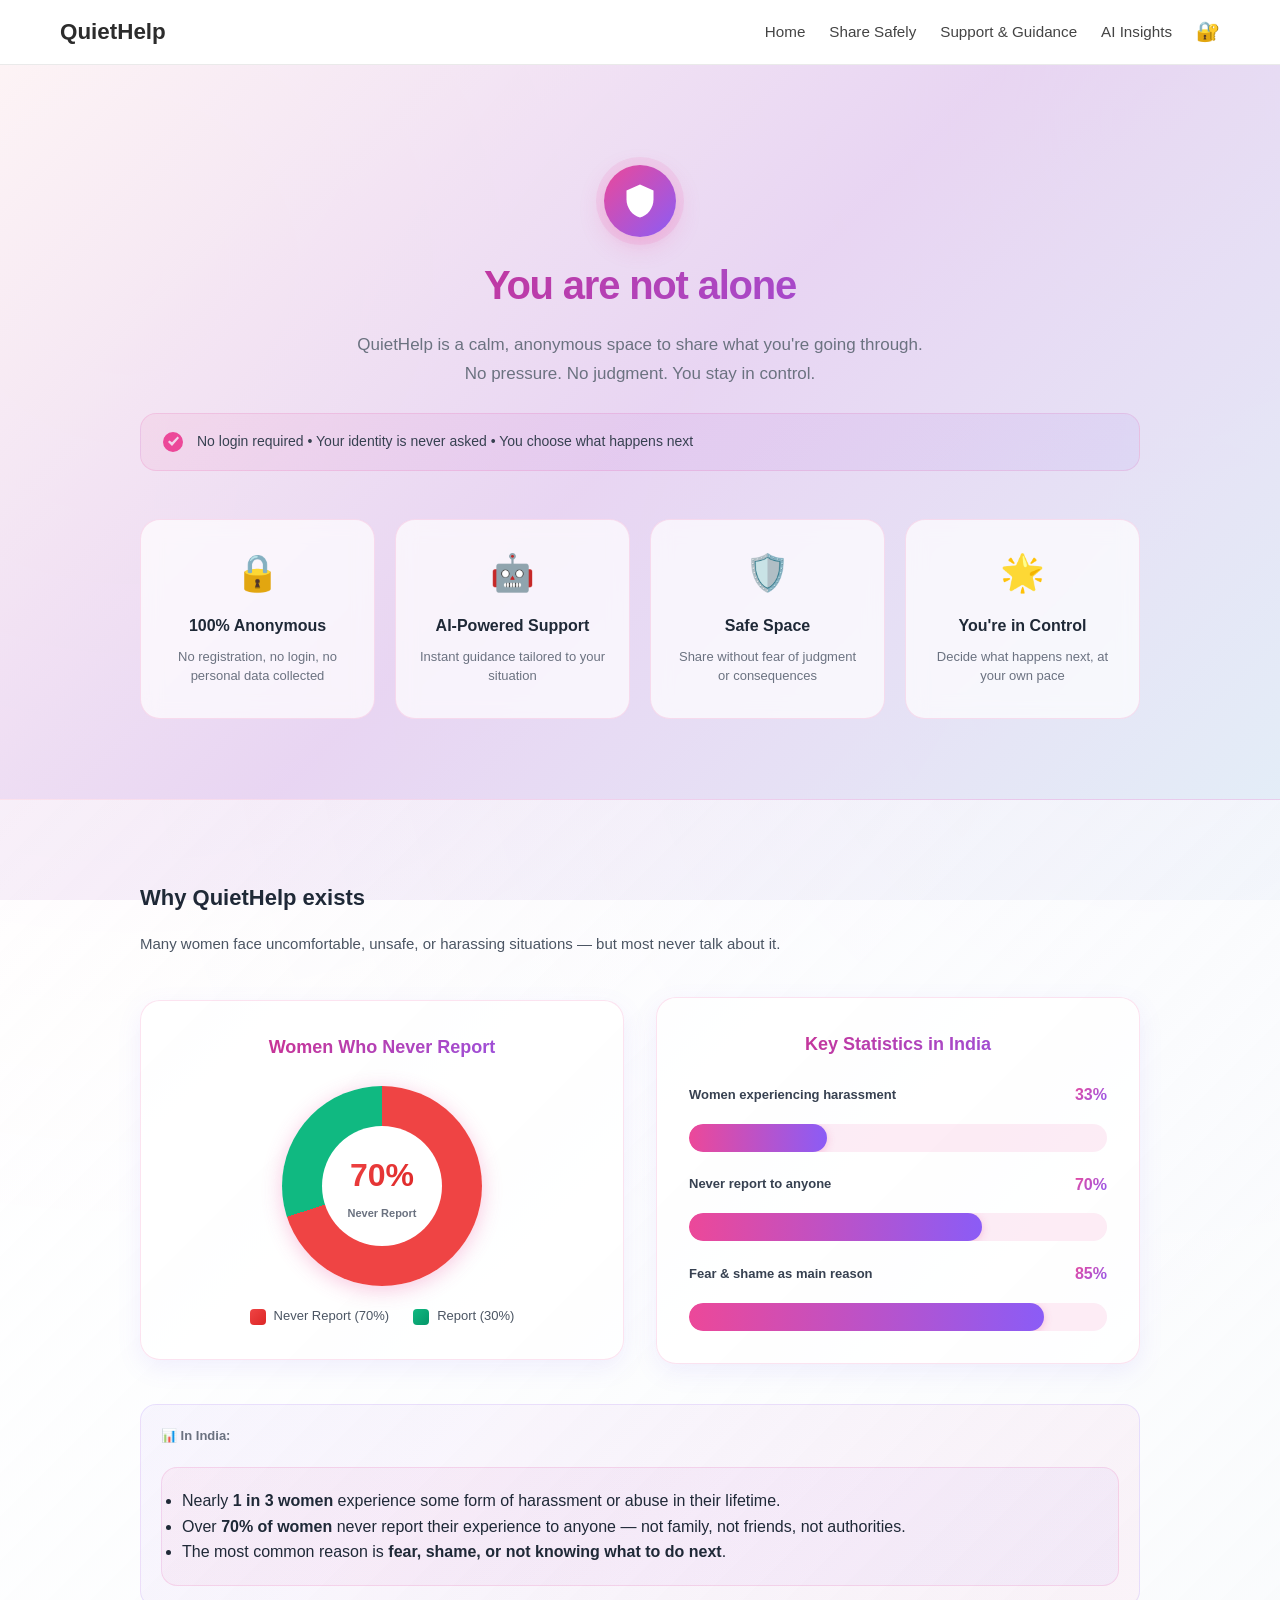
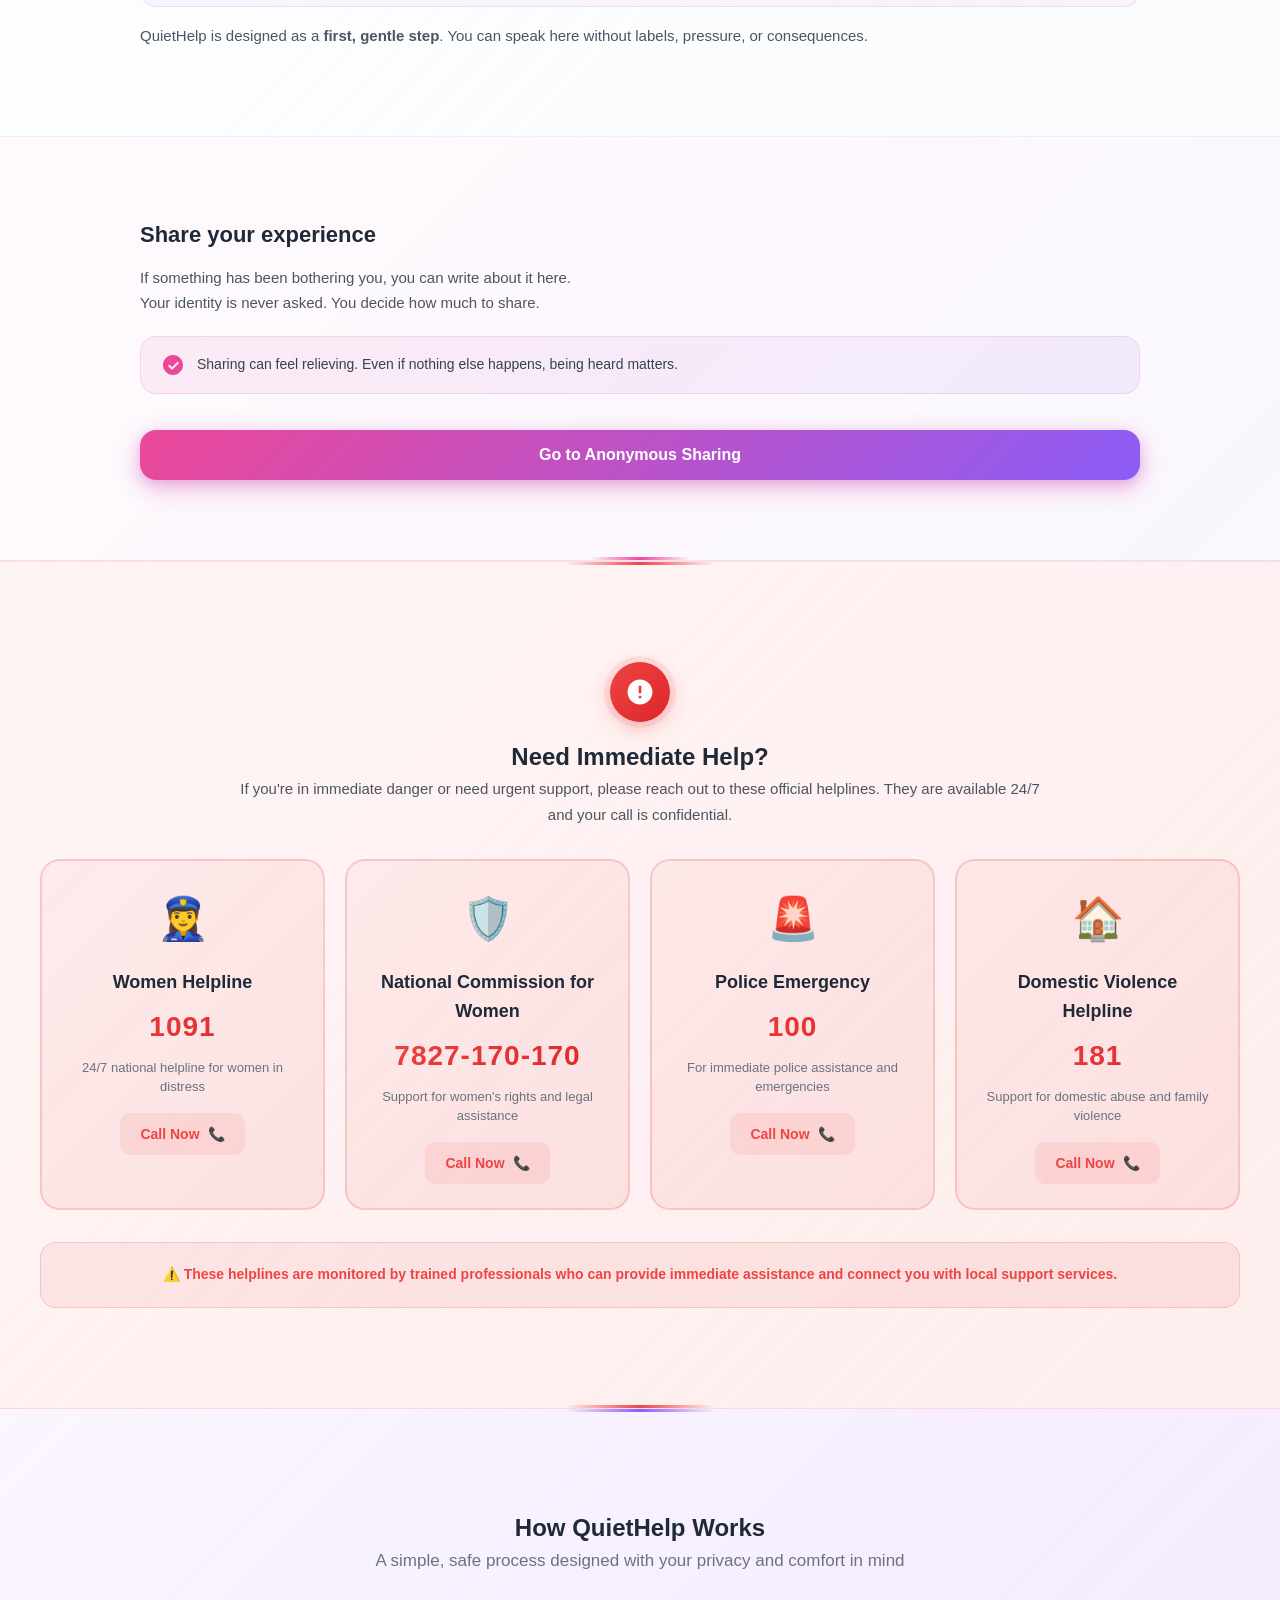
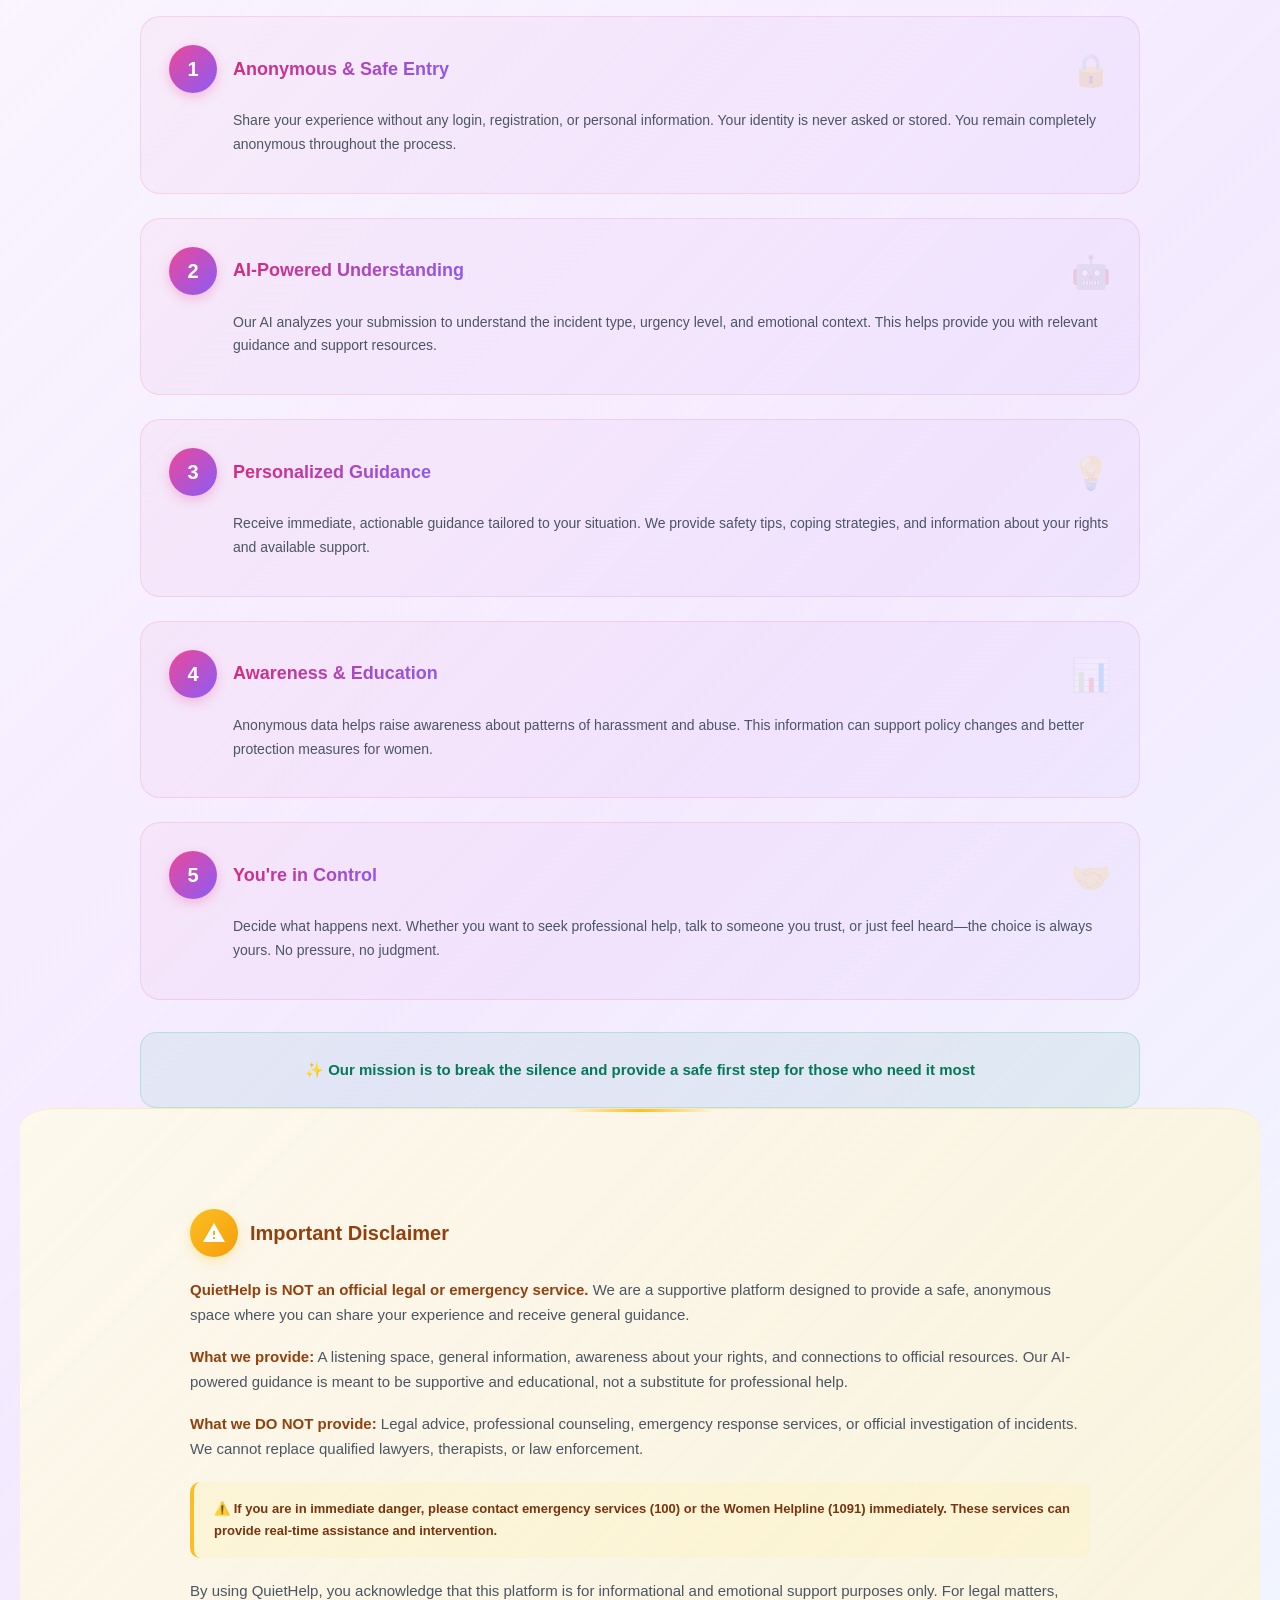
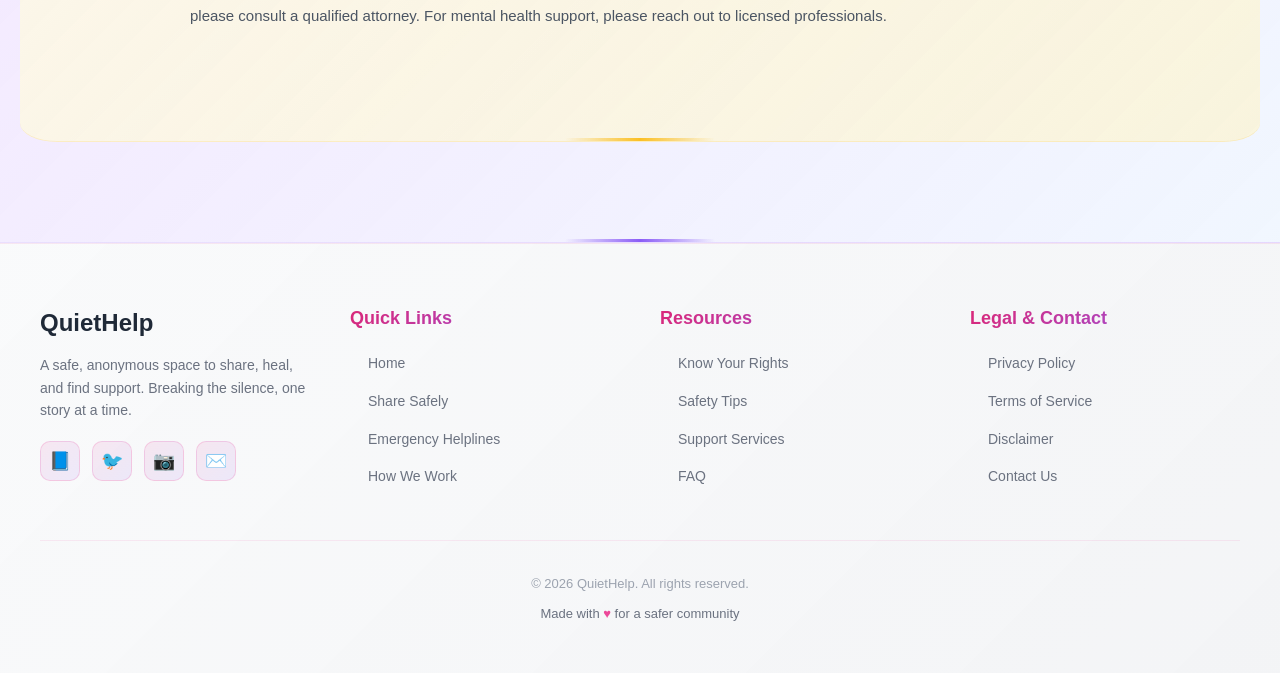
<file: quiethelp-frontend/public/index.html>
<!DOCTYPE html>
<html lang="en">
<head>
  <meta charset="UTF-8">
  <meta name="viewport" content="width=device-width, initial-scale=1.0">
  <title>QuietHelp - Anonymous Support</title>
   <link rel="stylesheet" href="css\style.css">
  
</head>
<body>
  <!-- NAVBAR -->
  <nav class="navbar-container">
    <div class="navbar-wrapper">
      <!-- Logo / Brand -->
      <div class="navbar-logo">
        QuietHelp
      </div>

      <!-- Hamburger (Mobile) -->
      <div class="navbar-hamburger" id="hamburger">
        <span class="navbar-bar"></span>
        <span class="navbar-bar"></span>
        <span class="navbar-bar"></span>
      </div>

      <!-- Navigation Links -->
      <ul class="navbar-menu" id="navMenu">
        <li class="navbar-item">
          <a href="index.html" class="navbar-link">Home</a>
        </li>

        <li class="navbar-item">
          <a href="report.html" class="navbar-link">Share Safely</a>
        </li>

        <li class="navbar-item">
          <a href="support.html" class="navbar-link">Support & Guidance</a>
        </li>

        <li class="navbar-item">
          <a href="ai-analysis.html" class="navbar-link">AI Insights</a>
        </li>

        <!-- Authority Login Icon -->
        <li class="navbar-item">
          <a href="authority-login.html" class="navbar-icon-link" title="Authority Login">🔐</a>
        </li>
      </ul>
    </div>
  </nav>

  <!-- Hero Section -->
  <section id="heroSection" class="section-fullwidth">
    <div class="section-content-wrapper">
      <div class="page-header">
        <div class="header-shield-icon">
          <svg viewBox="0 0 24 24" xmlns="http://www.w3.org/2000/svg">
            <path d="M12 1L3 5v6c0 5.55 3.84 10.74 9 12 5.16-1.26 9-6.45 9-12V5l-9-4z"/>
          </svg>
        </div>

        <h1>You are not alone</h1>

        <p class="page-subtitle">
          QuietHelp is a calm, anonymous space to share what you're going through.
          <br />
          No pressure. No judgment. You stay in control.
        </p>

        <div class="info-trust-badge">
          <svg viewBox="0 0 24 24">
            <path d="M12 2a10 10 0 100 20 10 10 0 000-20zm-1 14l-4-4 1.4-1.4L11 12.2l5.6-5.6L18 8l-7 8z"/>
          </svg>
          <p>
            No login required • Your identity is never asked • You choose what happens next
          </p>
        </div>
      </div>

      <!-- Hero Features Grid -->
      <div class="hero-features-grid">
        <div class="hero-feature-card">
          <div class="hero-feature-icon">🔒</div>
          <div class="hero-feature-title">100% Anonymous</div>
          <p class="hero-feature-description">No registration, no login, no personal data collected</p>
        </div>

        <div class="hero-feature-card">
          <div class="hero-feature-icon">🤖</div>
          <div class="hero-feature-title">AI-Powered Support</div>
          <p class="hero-feature-description">Instant guidance tailored to your situation</p>
        </div>

        <div class="hero-feature-card">
          <div class="hero-feature-icon">🛡️</div>
          <div class="hero-feature-title">Safe Space</div>
          <p class="hero-feature-description">Share without fear of judgment or consequences</p>
        </div>

        <div class="hero-feature-card">
          <div class="hero-feature-icon">🌟</div>
          <div class="hero-feature-title">You're in Control</div>
          <p class="hero-feature-description">Decide what happens next, at your own pace</p>
        </div>
      </div>
    </div>
  </section>

  <!-- Information Section -->
  <section id="informationSection" class="section-fullwidth">
    <div class="section-content-wrapper">
      <h2 style="font-size:22px; margin-bottom:16px;">Why QuietHelp exists</h2>

      <p>
        Many women face uncomfortable, unsafe, or harassing situations —
        but most never talk about it.
      </p>

      <!-- Statistics Visualization -->
      <div class="stats-container">
        <!-- Pie Chart -->
        <div class="stats-chart-wrapper">
          <div class="stats-chart-title">Women Who Never Report</div>
          <div class="pie-chart">
            <div class="pie-chart-center">
              <div class="pie-chart-percentage">70%</div>
              <div class="pie-chart-label">Never Report</div>
            </div>
          </div>
          <div class="chart-legend">
            <div class="legend-item">
              <div class="legend-color red"></div>
              <span>Never Report (70%)</span>
            </div>
            <div class="legend-item">
              <div class="legend-color green"></div>
              <span>Report (30%)</span>
            </div>
          </div>
        </div>

        <!-- Bar Chart -->
        <div class="stats-chart-wrapper">
  <div class="stats-chart-title">Key Statistics in India</div>
  <div class="bar-chart">
    <div class="bar-item">
      <div class="bar-label">
        <span>Women experiencing harassment</span>
        <span class="bar-percentage">33%</span>
      </div>
      <div class="bar-track">
        <div class="bar-fill" data-percent="33"></div>
      </div>
    </div>

    <div class="bar-item">
      <div class="bar-label">
        <span>Never report to anyone</span>
        <span class="bar-percentage">70%</span>
      </div>
      <div class="bar-track">
        <div class="bar-fill" data-percent="70"></div>
      </div>
    </div>

    <div class="bar-item">
      <div class="bar-label">
        <span>Fear & shame as main reason</span>
        <span class="bar-percentage">85%</span>
      </div>
      <div class="bar-track">
        <div class="bar-fill" data-percent="85"></div>
      </div>
    </div>
  </div>
</div>
      </div>

      <div class="info-support-section" style="margin-top: 40px;">
        <p><strong>📊 In India:</strong></p>
        <div class="section-highlight-box">
          <ul>
            <li>
              Nearly <strong>1 in 3 women</strong> experience some form of harassment or abuse in their lifetime.
            </li>
            <li>
              Over <strong>70% of women</strong> never report their experience to anyone — not family, not friends, not authorities.
            </li>
            <li>
              The most common reason is <strong>fear, shame, or not knowing what to do next</strong>.
            </li>
          </ul>
        </div>
      </div>

      <p style="margin-top:16px;">
        QuietHelp is designed as a <strong>first, gentle step</strong>.
        You can speak here without labels, pressure, or consequences.
      </p>
    </div>
  </section>

  <!-- Report Section -->
  <section id="reportSection" class="section-fullwidth">
    <div class="section-content-wrapper">
      <h2 style="font-size:22px; margin-bottom:12px;">
        Share your experience
      </h2>

      <p>
        If something has been bothering you, you can write about it here.
        <br />
        Your identity is never asked. You decide how much to share.
      </p>

      <div class="info-trust-badge" style="margin-top:20px;">
        <svg viewBox="0 0 24 24">
          <path d="M12 2C6.5 2 2 6.5 2 12s4.5 10 10 10
          10-4.5 10-10S17.5 2 12 2zm-1 15l-4-4 1.4-1.4L11 14.2l5.6-5.6L18 10l-7 7z"/>
        </svg>
        <p>
          Sharing can feel relieving. Even if nothing else happens, being heard matters.
        </p>
      </div>

      <button class="primary-button" onclick="window.location.href='report.html'">
        Go to Anonymous Sharing
      </button>
    </div>
  </section>

  <!-- Output Container (for analysis results) -->
  <div id="outputContainer" class="output-container"></div>

  <!-- Emergency Links Section -->
  <section id="emergencyLinksSection" class="emergency-links-section">
    <div class="emergency-header">
      <div class="emergency-icon">
        <svg viewBox="0 0 24 24" xmlns="http://www.w3.org/2000/svg">
          <path d="M12 2C6.48 2 2 6.48 2 12s4.48 10 10 10 10-4.48 10-10S17.52 2 12 2zm1 15h-2v-2h2v2zm0-4h-2V7h2v6z"/>
        </svg>
      </div>
      <h2>Need Immediate Help?</h2>
      <p class="emergency-intro">
        If you're in immediate danger or need urgent support, please reach out to these official helplines. 
        They are available 24/7 and your call is confidential.
      </p>
    </div>

    <div class="helpline-cards-grid">
      <!-- Women Helpline -->
      <div class="helpline-card" onclick="window.location.href='tel:1091'">
        <div class="helpline-card-icon">👮‍♀️</div>
        <div class="helpline-card-title">Women Helpline</div>
        <div class="helpline-card-number">1091</div>
        <p class="helpline-card-description">
          24/7 national helpline for women in distress
        </p>
        <div class="helpline-card-action">
          Call Now
          <span>📞</span>
        </div>
      </div>

      <!-- Women's Commission -->
      <div class="helpline-card" onclick="window.location.href='tel:7827170170'">
        <div class="helpline-card-icon">🛡️</div>
        <div class="helpline-card-title">National Commission for Women</div>
        <div class="helpline-card-number">7827-170-170</div>
        <p class="helpline-card-description">
          Support for women's rights and legal assistance
        </p>
        <div class="helpline-card-action">
          Call Now
          <span>📞</span>
        </div>
      </div>

      <!-- Police Emergency -->
      <div class="helpline-card" onclick="window.location.href='tel:100'">
        <div class="helpline-card-icon">🚨</div>
        <div class="helpline-card-title">Police Emergency</div>
        <div class="helpline-card-number">100</div>
        <p class="helpline-card-description">
          For immediate police assistance and emergencies
        </p>
        <div class="helpline-card-action">
          Call Now
          <span>📞</span>
        </div>
      </div>

      <!-- Domestic Violence Helpline -->
      <div class="helpline-card" onclick="window.location.href='tel:181'">
        <div class="helpline-card-icon">🏠</div>
        <div class="helpline-card-title">Domestic Violence Helpline</div>
        <div class="helpline-card-number">181</div>
        <p class="helpline-card-description">
          Support for domestic abuse and family violence
        </p>
        <div class="helpline-card-action">
          Call Now
          <span>📞</span>
        </div>
      </div>
    </div>

    <div class="emergency-footer-note">
      <p>
        ⚠️ These helplines are monitored by trained professionals who can provide immediate assistance and connect you with local support services.
      </p>
    </div>
  </section>

  <!-- How We Work Section -->
  <section id="howWeWorkSection" class="how-we-work-section">
    <div class="work-process-header">
      <h2>How QuietHelp Works</h2>
      <p class="page-subtitle">
        A simple, safe process designed with your privacy and comfort in mind
      </p>
    </div>

    <div class="work-process-grid">
      <!-- Step 1 -->
      <div class="work-process-step">
        <div class="work-step-icon">🔒</div>
        <div class="work-step-header">
          <div class="work-step-number">1</div>
          <div class="work-step-title">Anonymous & Safe Entry</div>
        </div>
        <p class="work-step-description">
          Share your experience without any login, registration, or personal information. 
          Your identity is never asked or stored. You remain completely anonymous throughout the process.
        </p>
      </div>

      <!-- Step 2 -->
      <div class="work-process-step">
        <div class="work-step-icon">🤖</div>
        <div class="work-step-header">
          <div class="work-step-number">2</div>
          <div class="work-step-title">AI-Powered Understanding</div>
        </div>
        <p class="work-step-description">
          Our AI analyzes your submission to understand the incident type, urgency level, and emotional context. 
          This helps provide you with relevant guidance and support resources.
        </p>
      </div>

      <!-- Step 3 -->
      <div class="work-process-step">
        <div class="work-step-icon">💡</div>
        <div class="work-step-header">
          <div class="work-step-number">3</div>
          <div class="work-step-title">Personalized Guidance</div>
        </div>
        <p class="work-step-description">
          Receive immediate, actionable guidance tailored to your situation. 
          We provide safety tips, coping strategies, and information about your rights and available support.
        </p>
      </div>

      <!-- Step 4 -->
      <div class="work-process-step">
        <div class="work-step-icon">📊</div>
        <div class="work-step-header">
          <div class="work-step-number">4</div>
          <div class="work-step-title">Awareness & Education</div>
        </div>
        <p class="work-step-description">
          Anonymous data helps raise awareness about patterns of harassment and abuse. 
          This information can support policy changes and better protection measures for women.
        </p>
      </div>

      <!-- Step 5 -->
      <div class="work-process-step">
        <div class="work-step-icon">🤝</div>
        <div class="work-step-header">
          <div class="work-step-number">5</div>
          <div class="work-step-title">You're in Control</div>
        </div>
        <p class="work-step-description">
          Decide what happens next. Whether you want to seek professional help, talk to someone you trust, 
          or just feel heard—the choice is always yours. No pressure, no judgment.
        </p>
      </div>
    </div>

    <div class="work-highlight-banner">
      <p>
        ✨ Our mission is to break the silence and provide a safe first step for those who need it most
      </p>
    </div>
  </div>

  <!-- Disclaimer Section -->
  <section id="disclaimerSection" class="disclaimer-section">
    <div class="disclaimer-content-wrapper">
      <div class="disclaimer-header">
        <div class="disclaimer-icon">
          <svg viewBox="0 0 24 24" xmlns="http://www.w3.org/2000/svg">
            <path d="M1 21h22L12 2 1 21zm12-3h-2v-2h2v2zm0-4h-2v-4h2v4z"/>
          </svg>
        </div>
        <div class="disclaimer-title">Important Disclaimer</div>
      </div>

      <div class="disclaimer-content">
        <p style="margin-bottom: 16px;">
          <strong>QuietHelp is NOT an official legal or emergency service.</strong> We are a supportive platform designed to provide 
          a safe, anonymous space where you can share your experience and receive general guidance.
        </p>

        <p style="margin-bottom: 16px;">
          <strong>What we provide:</strong> A listening space, general information, awareness about your rights, 
          and connections to official resources. Our AI-powered guidance is meant to be supportive and educational, 
          not a substitute for professional help.
        </p>

        <p style="margin-bottom: 16px;">
          <strong>What we DO NOT provide:</strong> Legal advice, professional counseling, emergency response services, 
          or official investigation of incidents. We cannot replace qualified lawyers, therapists, or law enforcement.
        </p>
      </div>

      <div class="disclaimer-important-box">
        <p>
          ⚠️ <strong>If you are in immediate danger, please contact emergency services (100) or the Women Helpline (1091) immediately.</strong> 
          These services can provide real-time assistance and intervention.
        </p>
      </div>

      <div class="disclaimer-content" style="margin-top: 20px;">
        <p style="margin-bottom: 0;">
          By using QuietHelp, you acknowledge that this platform is for informational and emotional support purposes only. 
          For legal matters, please consult a qualified attorney. For mental health support, please reach out to licensed professionals.
        </p>
      </div>
    </div>
  </section>
</section>
  <!-- Footer -->
  <footer class="site-footer">
    <div class="footer-container">
      <div class="footer-grid">
        <!-- Brand Section -->
        <div>
          <div class="footer-brand">QuietHelp</div>
          <p class="footer-tagline">
            A safe, anonymous space to share, heal, and find support. 
            Breaking the silence, one story at a time.
          </p>
          <div class="footer-social-links">
            <a href="#" class="footer-social-link" title="Facebook">📘</a>
            <a href="#" class="footer-social-link" title="Twitter">🐦</a>
            <a href="#" class="footer-social-link" title="Instagram">📷</a>
            <a href="#" class="footer-social-link" title="Email">✉️</a>
          </div>
        </div>

        <!-- Quick Links -->
        <div>
          <div class="footer-section-title">Quick Links</div>
          <ul class="footer-links-list">
            <li><a href="#heroSection" class="footer-link">Home</a></li>
            <li><a href="report.html" class="footer-link">Share Safely</a></li>
            <li><a href="#emergencyLinksSection" class="footer-link">Emergency Helplines</a></li>
            <li><a href="#howWeWorkSection" class="footer-link">How We Work</a></li>
          </ul>
        </div>

        <!-- Resources -->
        <div>
          <div class="footer-section-title">Resources</div>
          <ul class="footer-links-list">
            <li><a href="support.html" class="footer-link">Know Your Rights</a></li>
            <li><a href="support.html" class="footer-link">Safety Tips</a></li>
            <li><a href="support.html" class="footer-link">Support Services</a></li>
            <li><a href="#" class="footer-link">FAQ</a></li>
          </ul>
        </div>

        <!-- Contact & Legal -->
        <div>
          <div class="footer-section-title">Legal & Contact</div>
          <ul class="footer-links-list">
            <li><a href="#" class="footer-link">Privacy Policy</a></li>
            <li><a href="#" class="footer-link">Terms of Service</a></li>
            <li><a href="#disclaimerSection" class="footer-link">Disclaimer</a></li>
            <li><a href="#" class="footer-link">Contact Us</a></li>
          </ul>
        </div>
      </div>

      <div class="footer-bottom">
        <p class="footer-copyright">
          © 2026 QuietHelp. All rights reserved.
        </p>
        <p class="footer-made-with">
          Made with <span class="footer-heart">♥</span> for a safer community
        </p>
      </div>
    </div>
  </footer>
  <script src="js\script_index.js"></script>

</body>
</html>
</file>
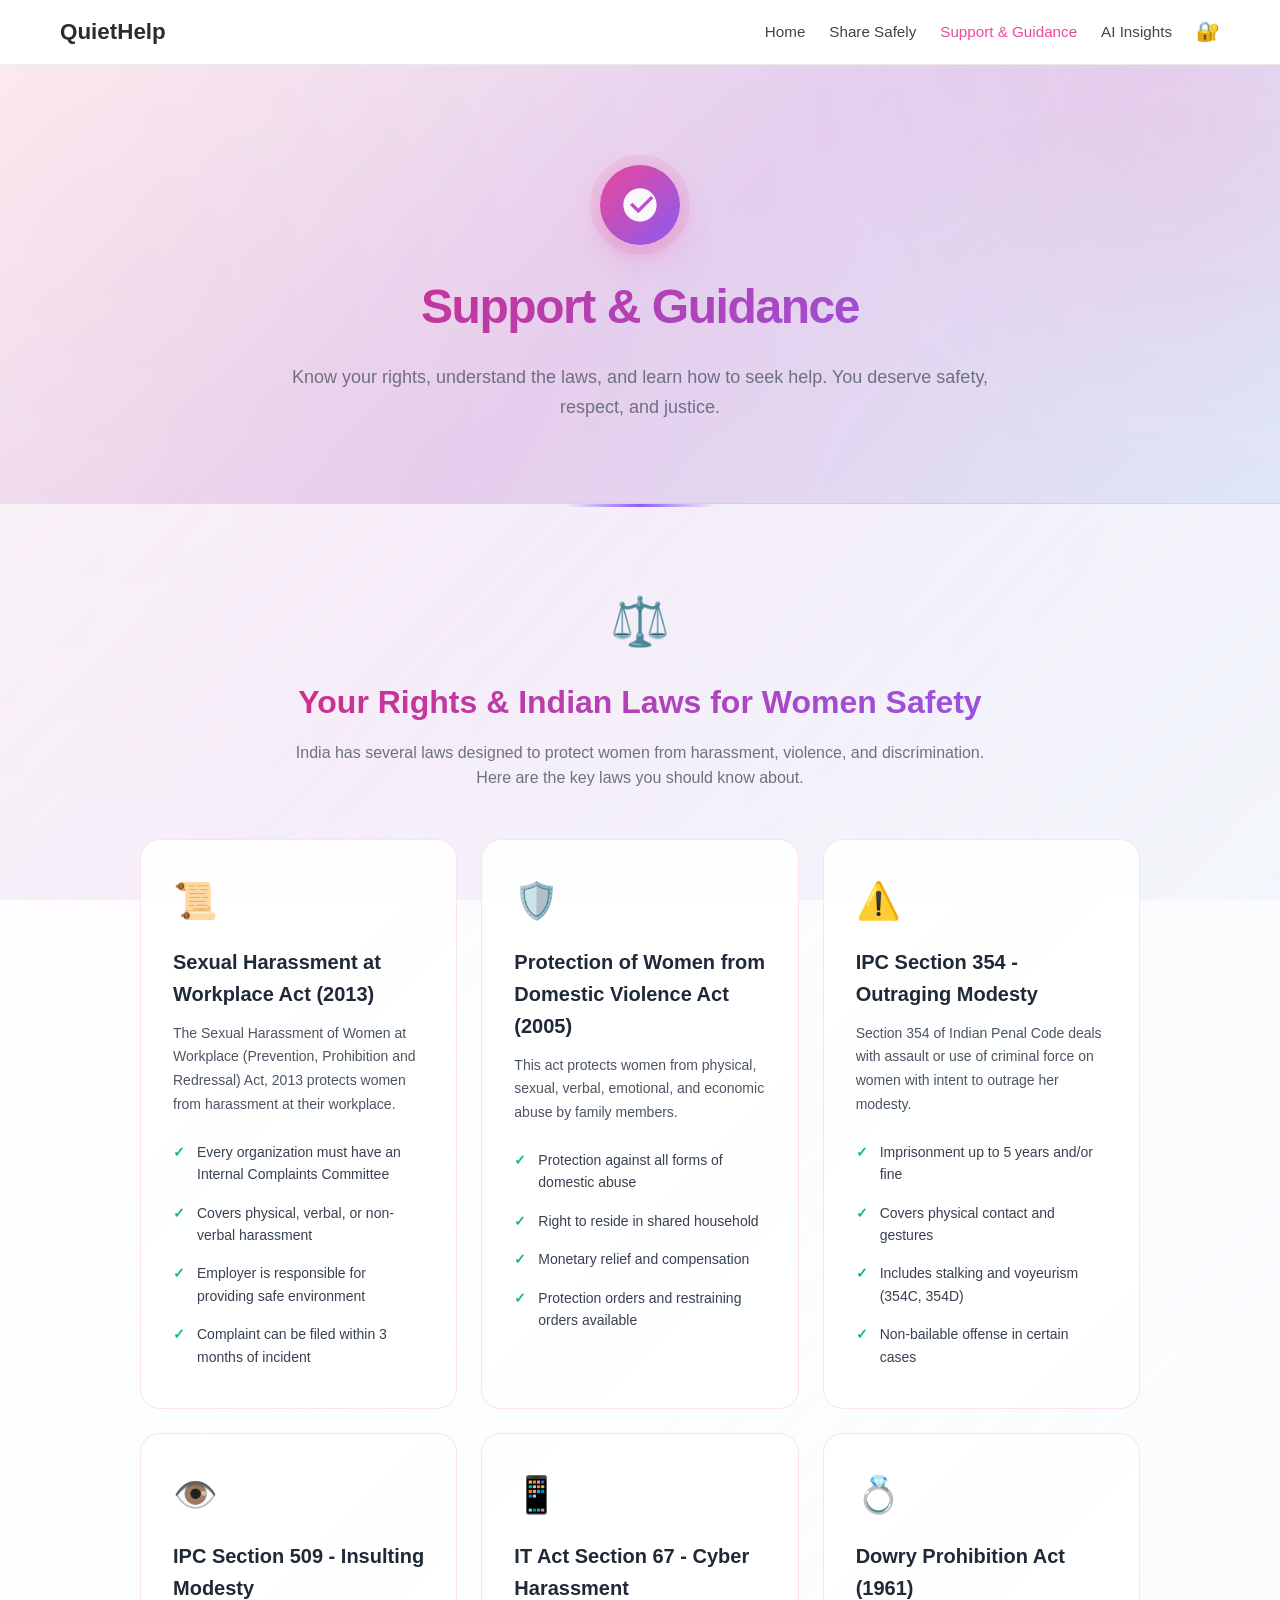
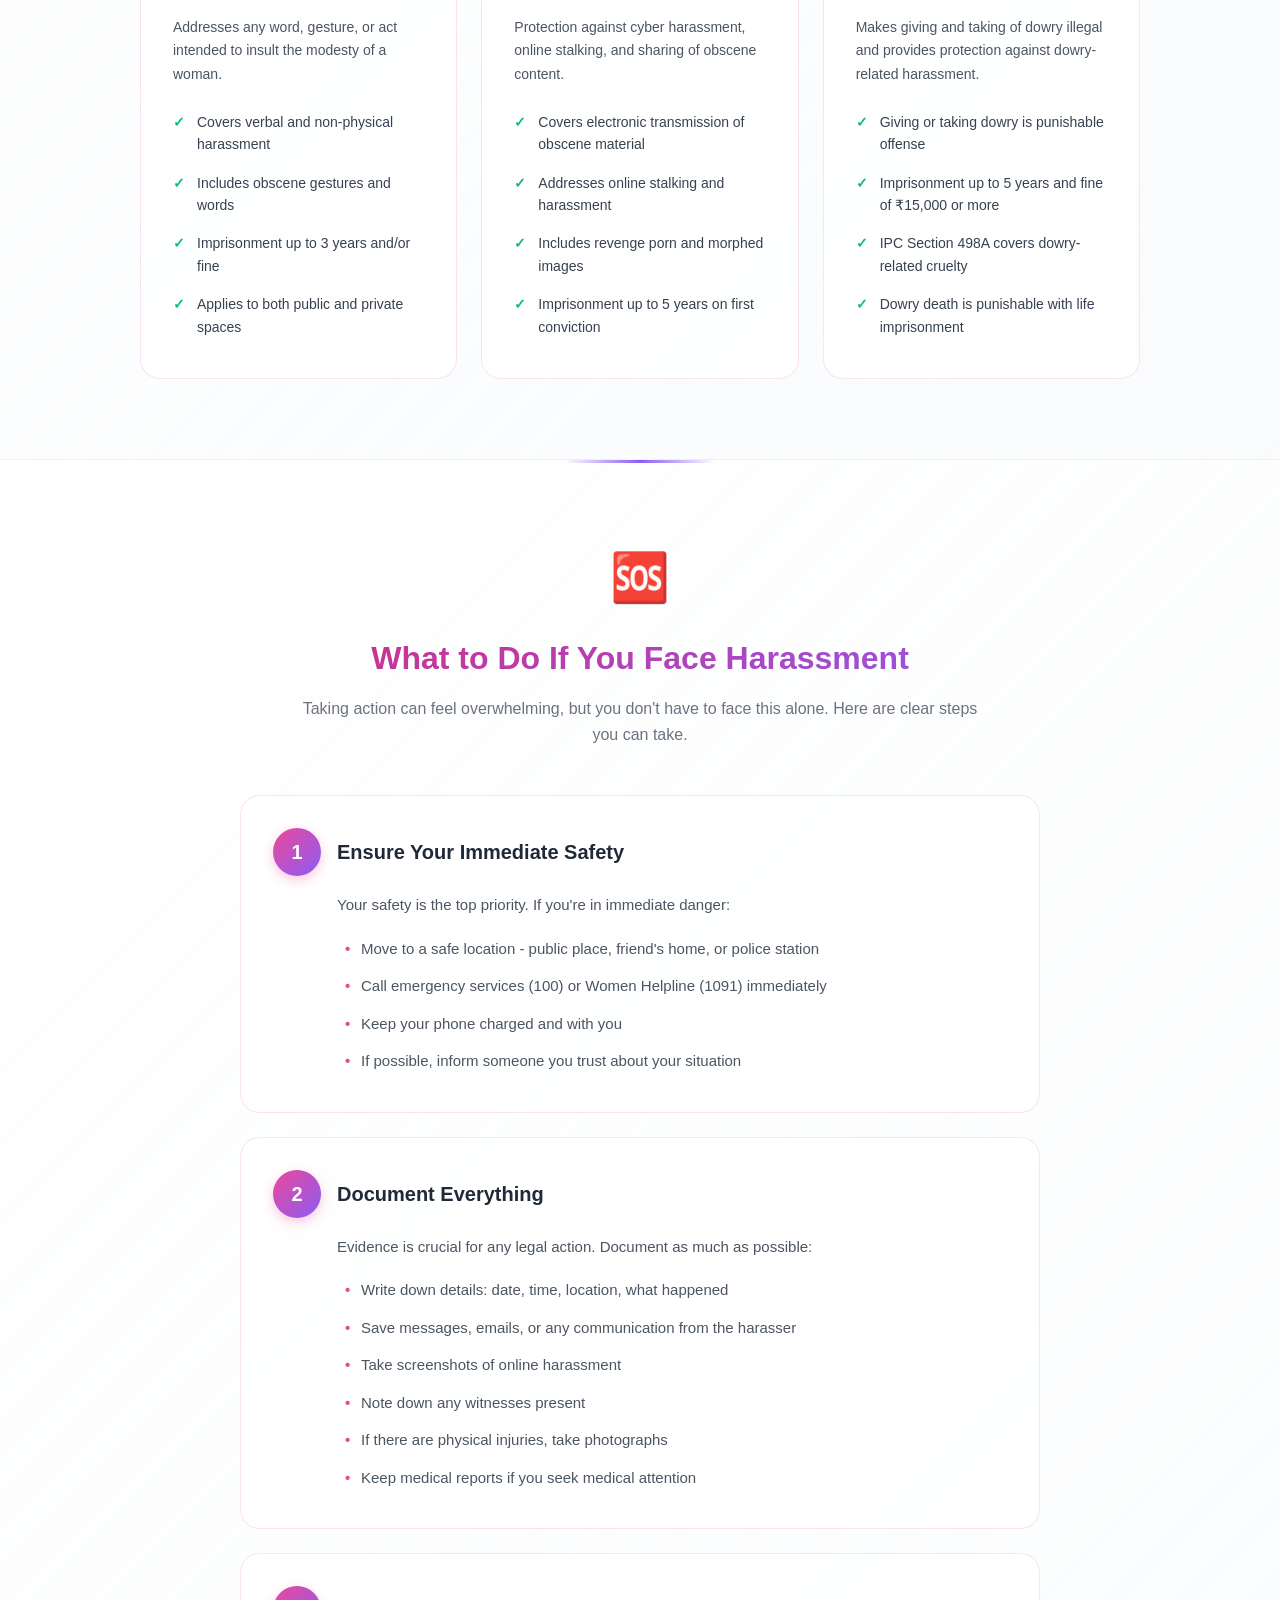
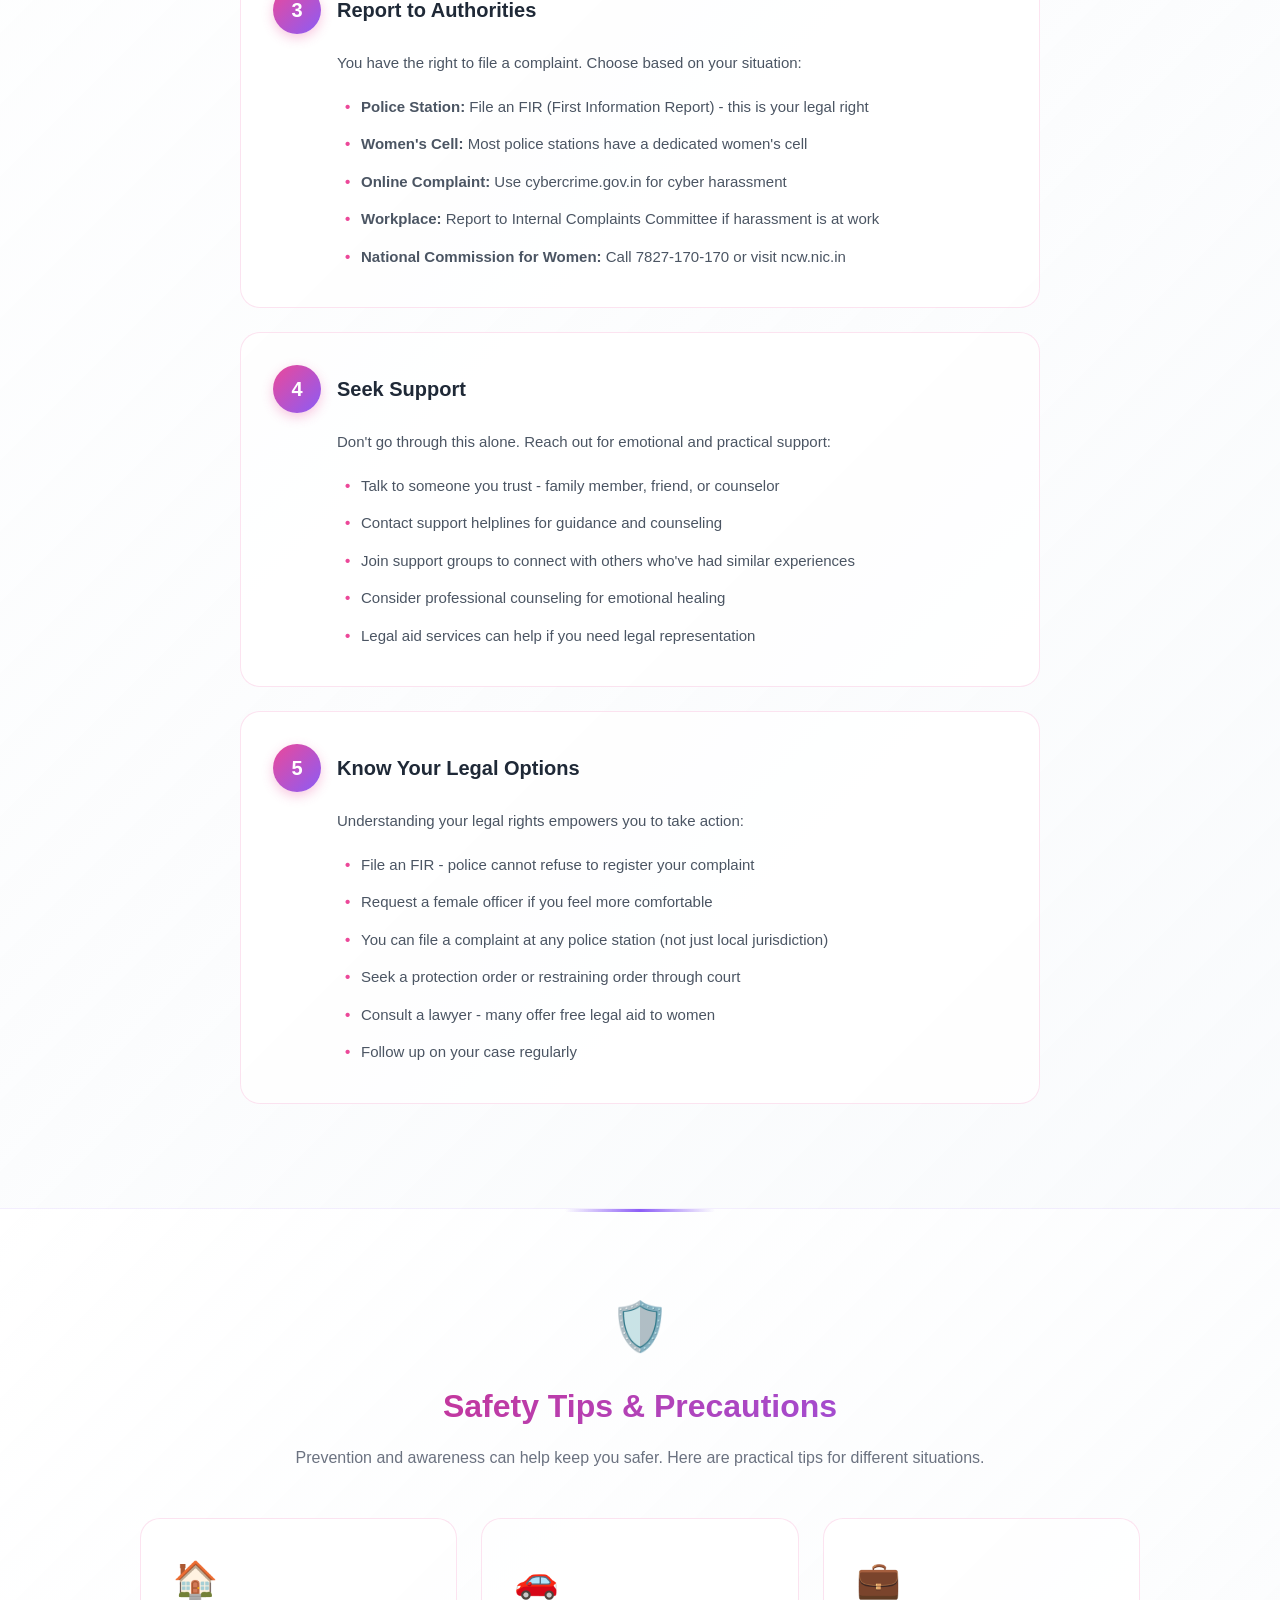
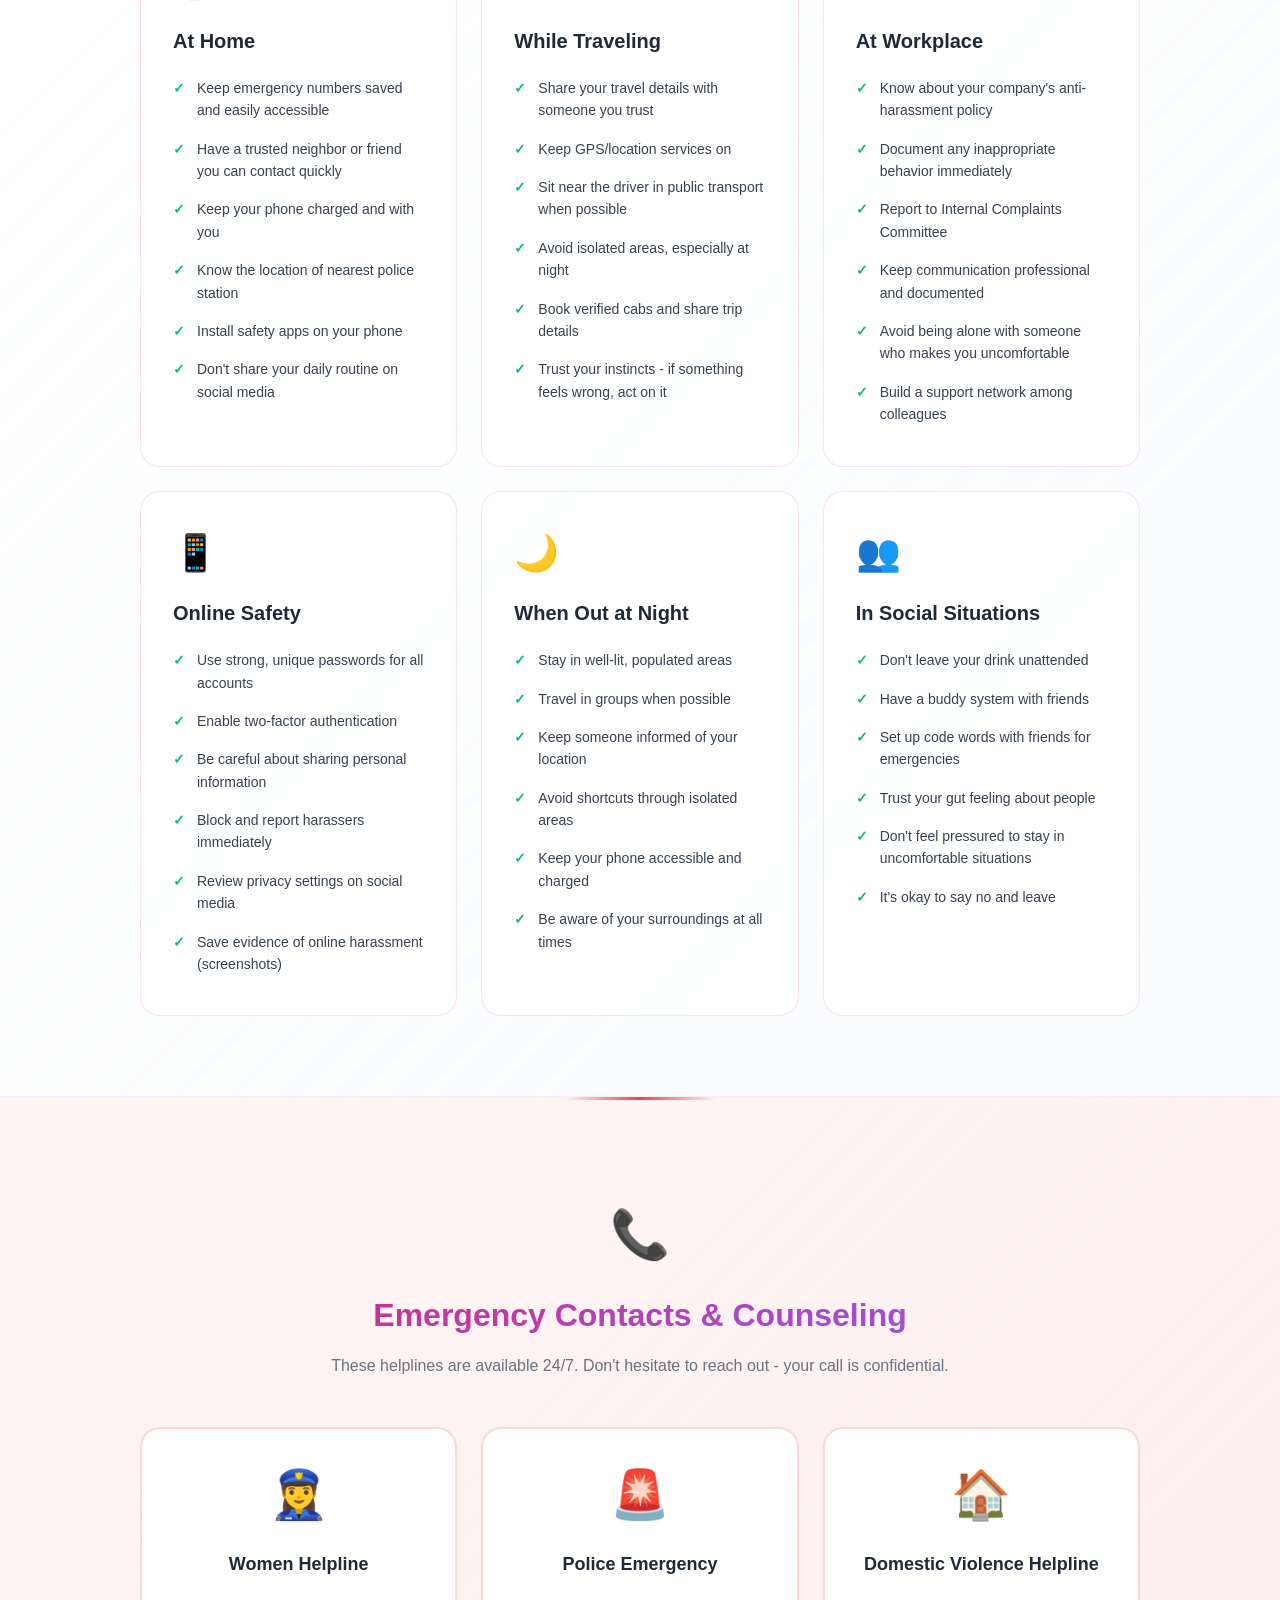
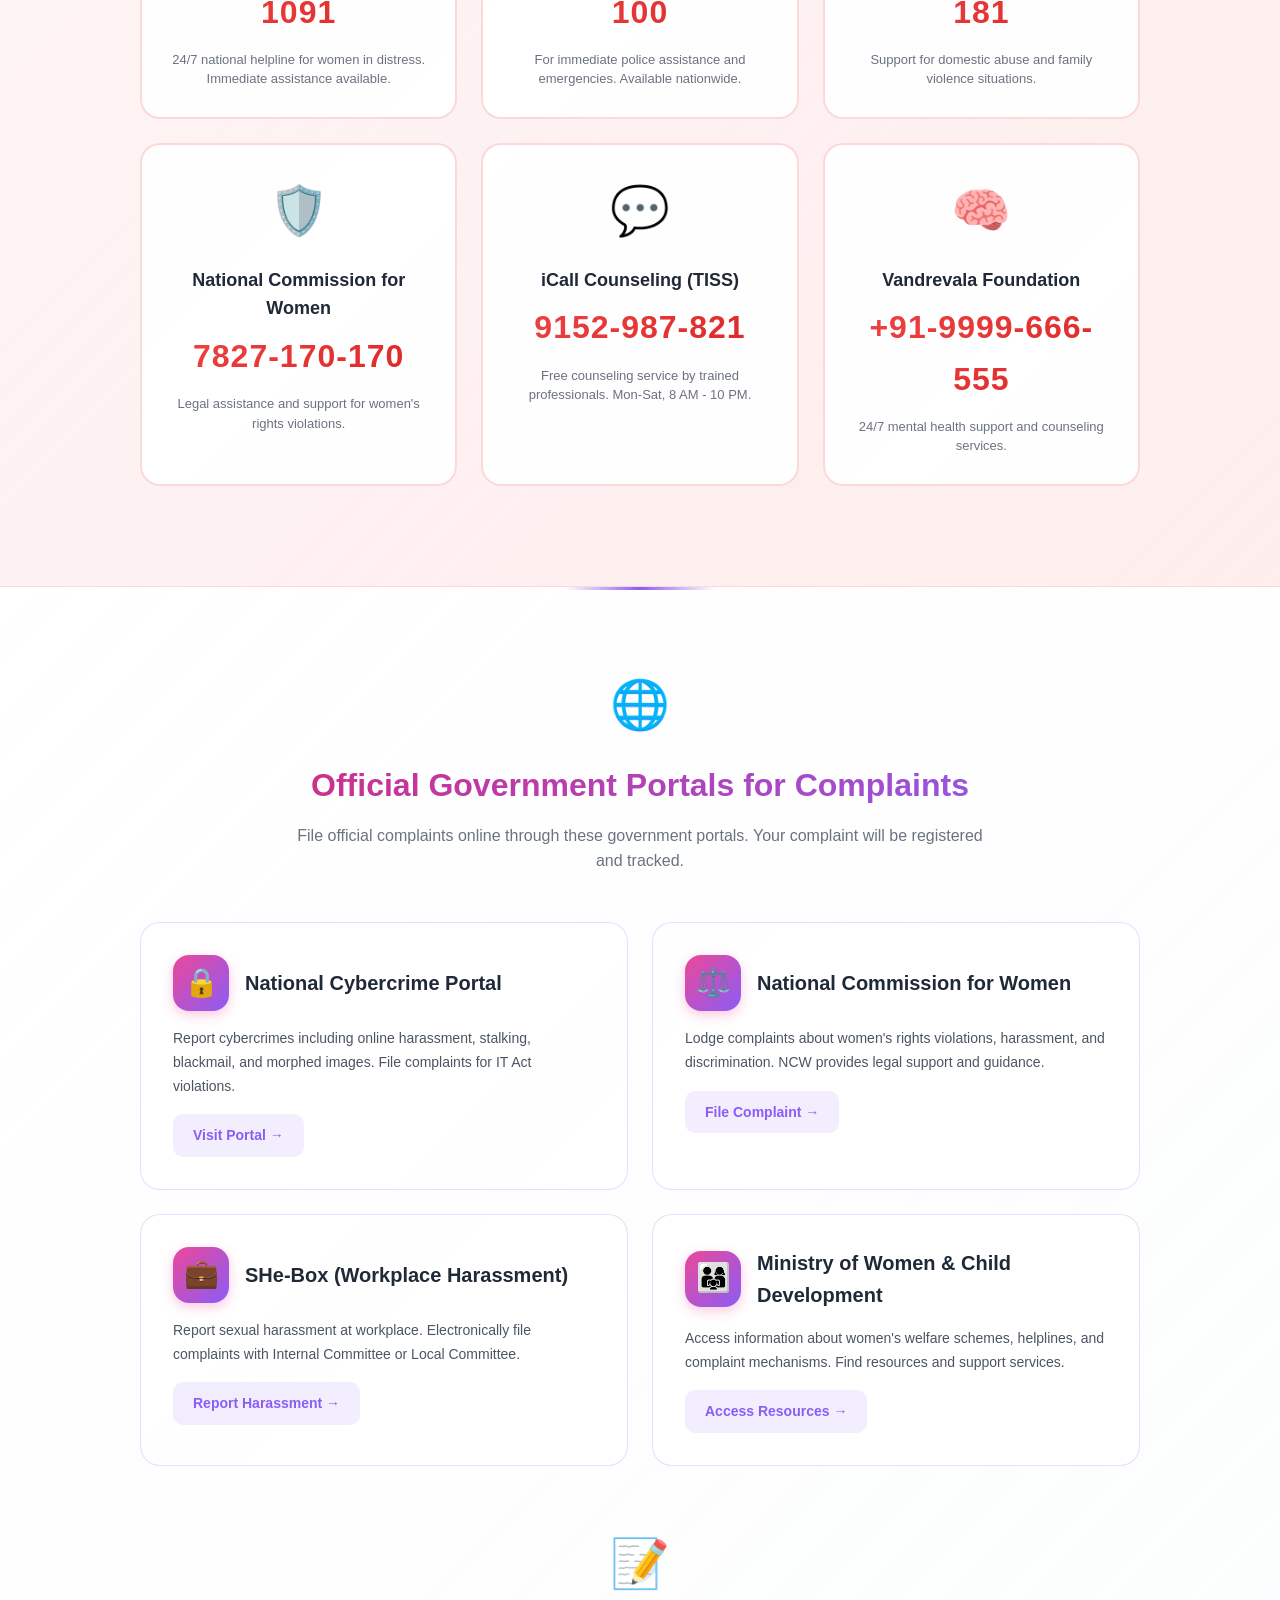
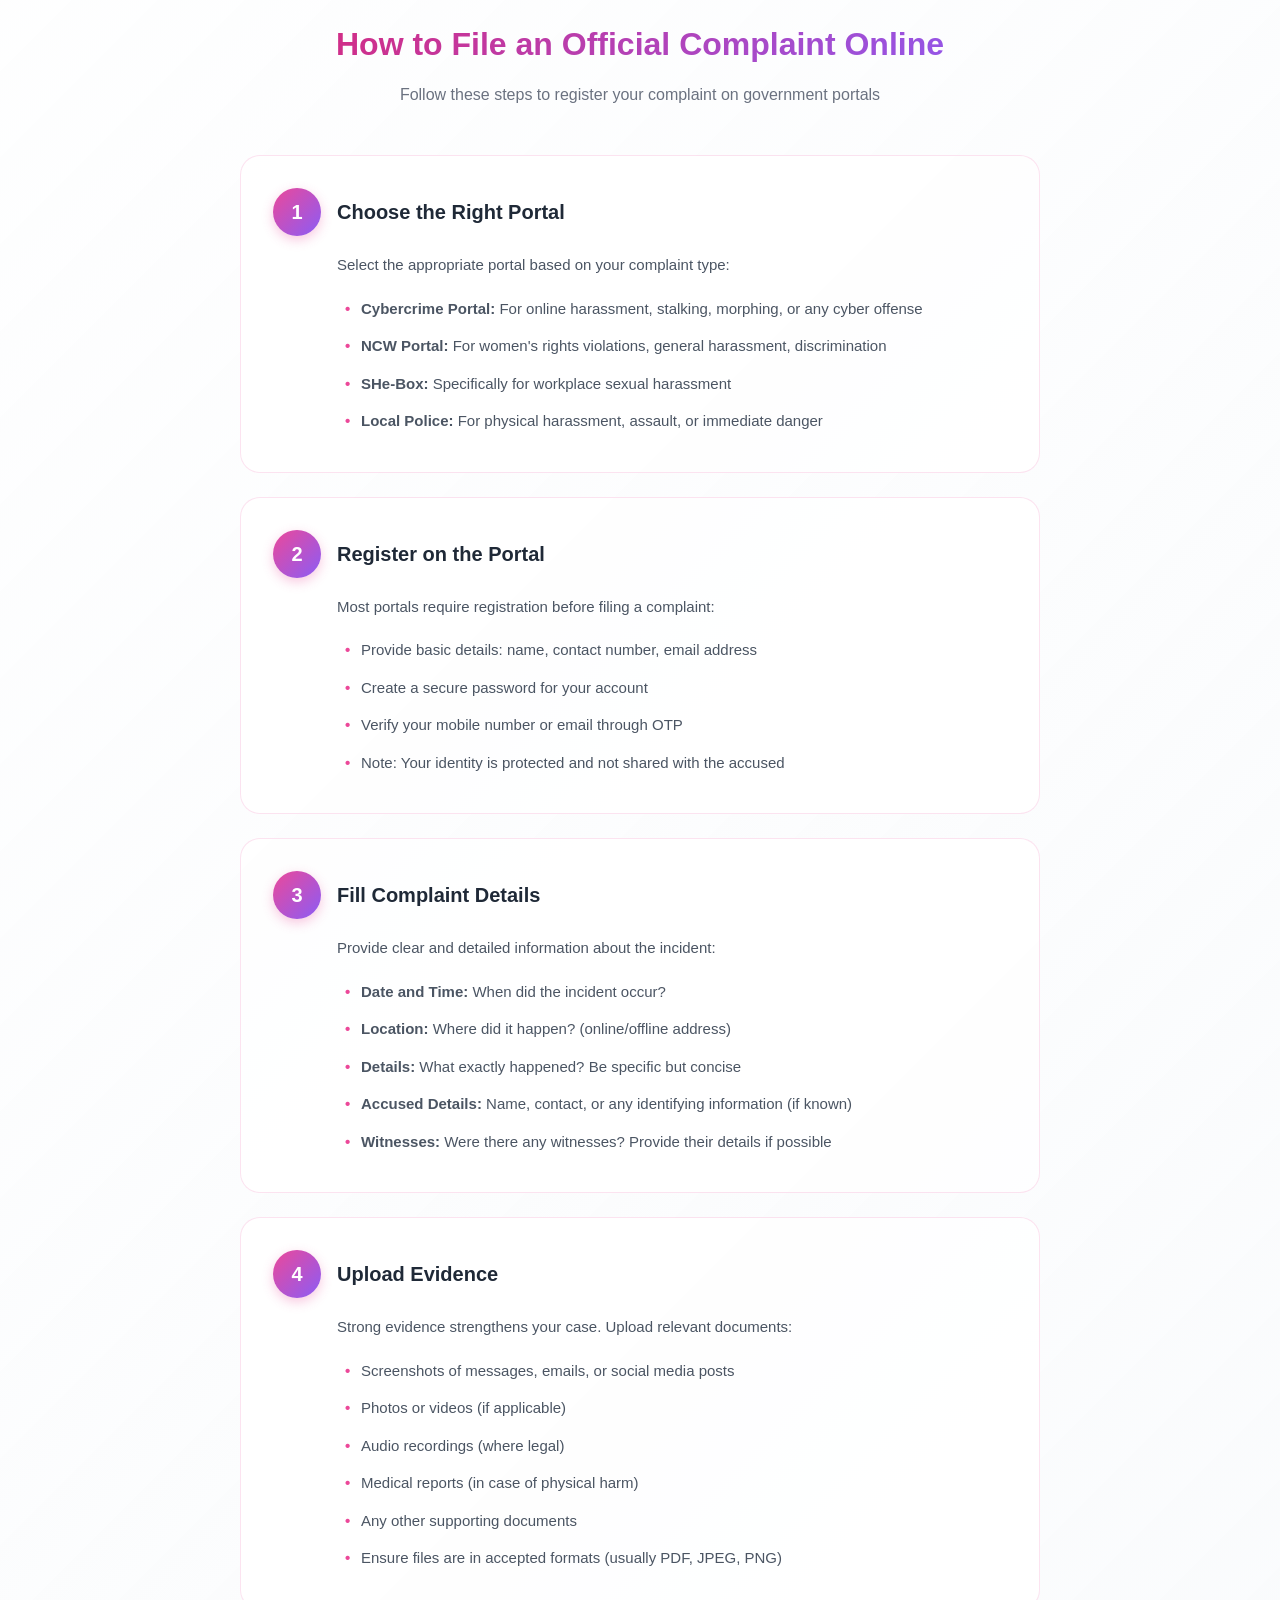
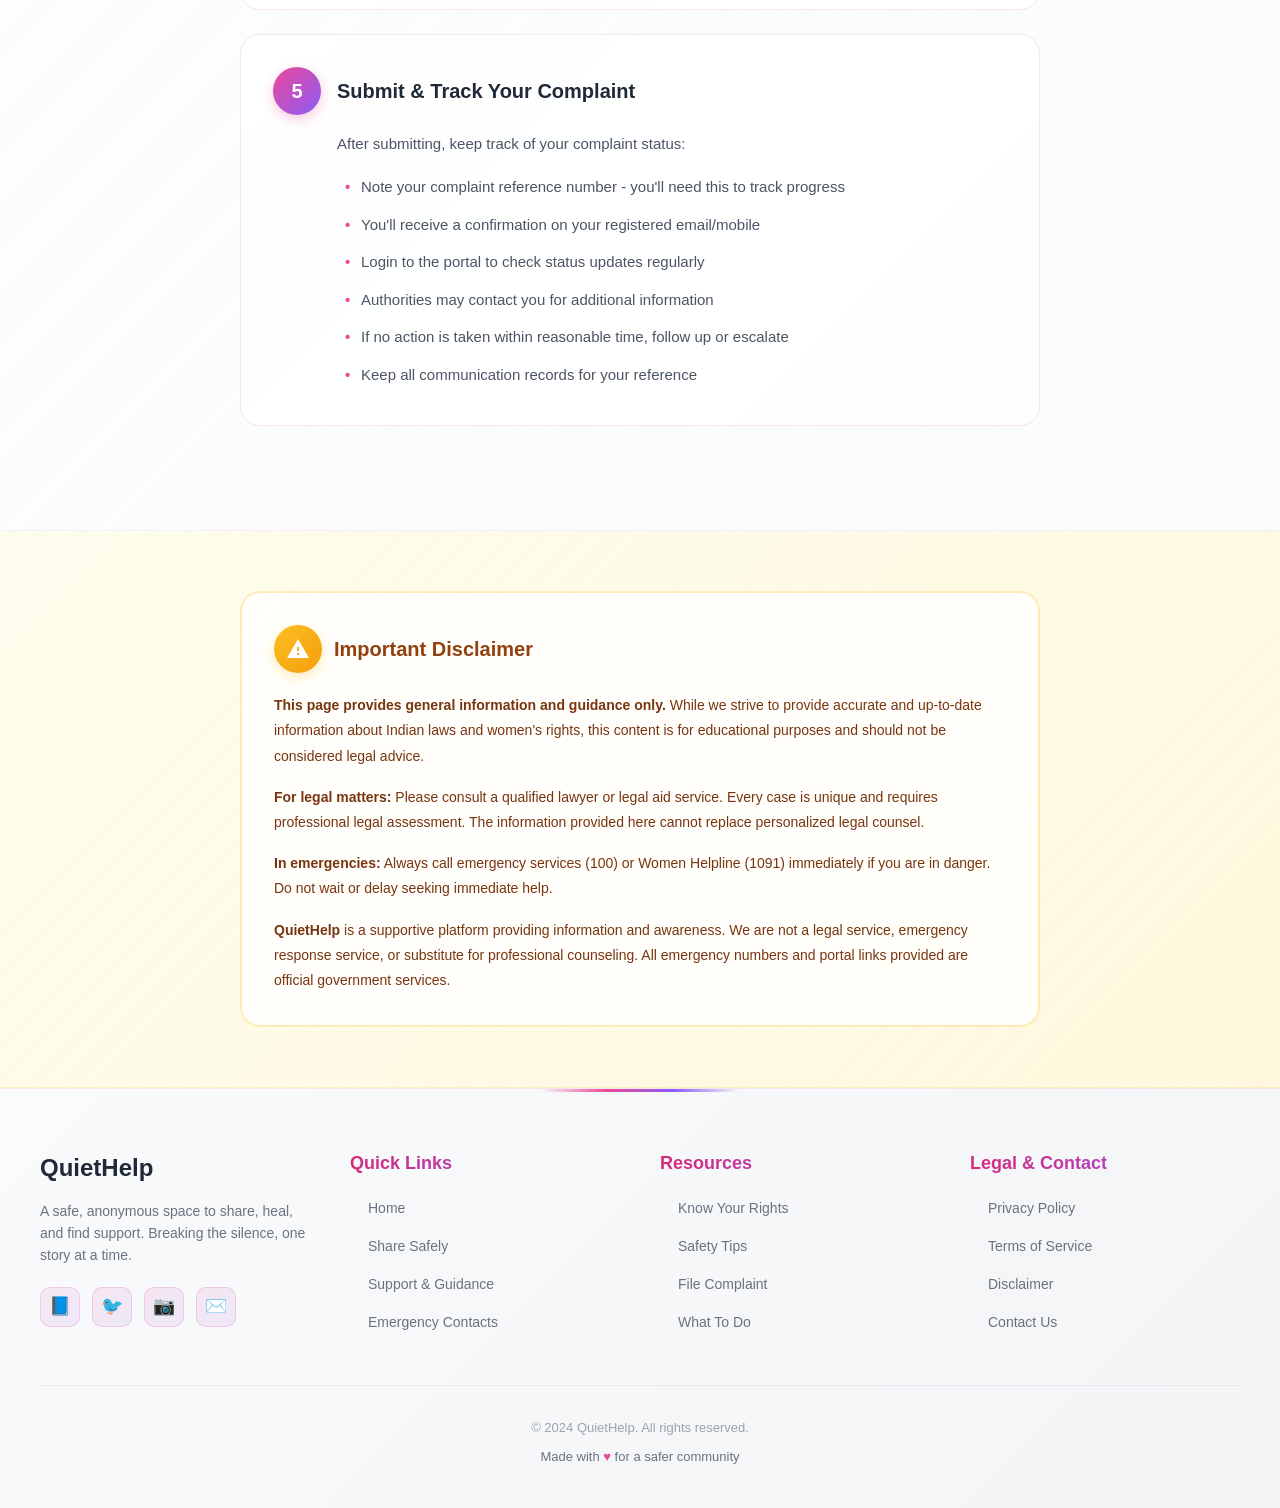
<file: quiethelp-frontend/public/support.html>
<!DOCTYPE html>
<html lang="en">
<head>
  <meta charset="UTF-8">
  <meta name="viewport" content="width=device-width, initial-scale=1.0">
  <title>Support & Guidance - QuietHelp</title>
  <link rel="stylesheet" href="css\style_support.css">
  <style>
   
  </style>
</head>
<body>
  <!-- NAVBAR -->
  <nav class="navbar-container">
    <div class="navbar-wrapper">
      <div class="navbar-logo">QuietHelp</div>

      <div class="navbar-hamburger" id="hamburger">
        <span class="navbar-bar"></span>
        <span class="navbar-bar"></span>
        <span class="navbar-bar"></span>
      </div>

      <ul class="navbar-menu" id="navMenu">
        <li class="navbar-item">
          <a href="index.html" class="navbar-link">Home</a>
        </li>
        <li class="navbar-item">
          <a href="report.html" class="navbar-link">Share Safely</a>
        </li>
        <li class="navbar-item">
          <a href="support.html" class="navbar-link active">Support & Guidance</a>
        </li>
        <li class="navbar-item">
          <a href="ai-analysis.html" class="navbar-link">AI Insights</a>
        </li>
        <li class="navbar-item">
          <a href="authority-login.html" class="navbar-icon-link" title="Authority Login">🔐</a>
        </li>
      </ul>
    </div>
  </nav>

  <!-- Page Hero -->
  <section class="page-hero">
    <div class="section-content-wrapper">
      <div class="page-hero-icon">
        <svg viewBox="0 0 24 24" xmlns="http://www.w3.org/2000/svg">
          <path d="M12 2C6.48 2 2 6.48 2 12s4.48 10 10 10 10-4.48 10-10S17.52 2 12 2zm-1 15l-5-5 1.41-1.41L11 14.17l7.59-7.59L20 8l-9 9z"/>
        </svg>
      </div>
      <h1 class="page-title">Support & Guidance</h1>
      <p class="page-subtitle">
        Know your rights, understand the laws, and learn how to seek help. 
        You deserve safety, respect, and justice.
      </p>
    </div>
  </section>

  <!-- Women's Rights & Laws Section -->
  <section class="content-section" id="rights-laws">
    <div class="section-content-wrapper">
      <div class="section-header">
        <div class="section-icon">⚖️</div>
        <h2 class="section-title">Your Rights & Indian Laws for Women Safety</h2>
        <p class="section-description">
          India has several laws designed to protect women from harassment, violence, and discrimination. 
          Here are the key laws you should know about.
        </p>
      </div>

      <div class="info-cards-grid">
        <div class="info-card">
          <div class="info-card-icon">📜</div>
          <h3 class="info-card-title">Sexual Harassment at Workplace Act (2013)</h3>
          <p class="info-card-description">
            The Sexual Harassment of Women at Workplace (Prevention, Prohibition and Redressal) Act, 2013 
            protects women from harassment at their workplace.
          </p>
          <ul>
            <li>Every organization must have an Internal Complaints Committee</li>
            <li>Covers physical, verbal, or non-verbal harassment</li>
            <li>Employer is responsible for providing safe environment</li>
            <li>Complaint can be filed within 3 months of incident</li>
          </ul>
        </div>

        <div class="info-card">
          <div class="info-card-icon">🛡️</div>
          <h3 class="info-card-title">Protection of Women from Domestic Violence Act (2005)</h3>
          <p class="info-card-description">
            This act protects women from physical, sexual, verbal, emotional, and economic abuse by family members.
          </p>
          <ul>
            <li>Protection against all forms of domestic abuse</li>
            <li>Right to reside in shared household</li>
            <li>Monetary relief and compensation</li>
            <li>Protection orders and restraining orders available</li>
          </ul>
        </div>

        <div class="info-card">
          <div class="info-card-icon">⚠️</div>
          <h3 class="info-card-title">IPC Section 354 - Outraging Modesty</h3>
          <p class="info-card-description">
            Section 354 of Indian Penal Code deals with assault or use of criminal force on women with intent to outrage her modesty.
          </p>
          <ul>
            <li>Imprisonment up to 5 years and/or fine</li>
            <li>Covers physical contact and gestures</li>
            <li>Includes stalking and voyeurism (354C, 354D)</li>
            <li>Non-bailable offense in certain cases</li>
          </ul>
        </div>

        <div class="info-card">
          <div class="info-card-icon">👁️</div>
          <h3 class="info-card-title">IPC Section 509 - Insulting Modesty</h3>
          <p class="info-card-description">
            Addresses any word, gesture, or act intended to insult the modesty of a woman.
          </p>
          <ul>
            <li>Covers verbal and non-physical harassment</li>
            <li>Includes obscene gestures and words</li>
            <li>Imprisonment up to 3 years and/or fine</li>
            <li>Applies to both public and private spaces</li>
          </ul>
        </div>

        <div class="info-card">
          <div class="info-card-icon">📱</div>
          <h3 class="info-card-title">IT Act Section 67 - Cyber Harassment</h3>
          <p class="info-card-description">
            Protection against cyber harassment, online stalking, and sharing of obscene content.
          </p>
          <ul>
            <li>Covers electronic transmission of obscene material</li>
            <li>Addresses online stalking and harassment</li>
            <li>Includes revenge porn and morphed images</li>
            <li>Imprisonment up to 5 years on first conviction</li>
          </ul>
        </div>

        <div class="info-card">
          <div class="info-card-icon">💍</div>
          <h3 class="info-card-title">Dowry Prohibition Act (1961)</h3>
          <p class="info-card-description">
            Makes giving and taking of dowry illegal and provides protection against dowry-related harassment.
          </p>
          <ul>
            <li>Giving or taking dowry is punishable offense</li>
            <li>Imprisonment up to 5 years and fine of ₹15,000 or more</li>
            <li>IPC Section 498A covers dowry-related cruelty</li>
            <li>Dowry death is punishable with life imprisonment</li>
          </ul>
        </div>
      </div>
    </div>
  </section>

  <!-- What to Do Section -->
  <section class="content-section" id="what-to-do">
    <div class="section-content-wrapper">
      <div class="section-header">
        <div class="section-icon">🆘</div>
        <h2 class="section-title">What to Do If You Face Harassment</h2>
        <p class="section-description">
          Taking action can feel overwhelming, but you don't have to face this alone. 
          Here are clear steps you can take.
        </p>
      </div>

      <div class="steps-container">
        <div class="step-item">
          <div class="step-header">
            <div class="step-number">1</div>
            <h3 class="step-title">Ensure Your Immediate Safety</h3>
          </div>
          <div class="step-content">
            <p>Your safety is the top priority. If you're in immediate danger:</p>
            <ul>
              <li>Move to a safe location - public place, friend's home, or police station</li>
              <li>Call emergency services (100) or Women Helpline (1091) immediately</li>
              <li>Keep your phone charged and with you</li>
              <li>If possible, inform someone you trust about your situation</li>
            </ul>
          </div>
        </div>

        <div class="step-item">
          <div class="step-header">
            <div class="step-number">2</div>
            <h3 class="step-title">Document Everything</h3>
          </div>
          <div class="step-content">
            <p>Evidence is crucial for any legal action. Document as much as possible:</p>
            <ul>
              <li>Write down details: date, time, location, what happened</li>
              <li>Save messages, emails, or any communication from the harasser</li>
              <li>Take screenshots of online harassment</li>
              <li>Note down any witnesses present</li>
              <li>If there are physical injuries, take photographs</li>
              <li>Keep medical reports if you seek medical attention</li>
            </ul>
          </div>
        </div>

        <div class="step-item">
          <div class="step-header">
            <div class="step-number">3</div>
            <h3 class="step-title">Report to Authorities</h3>
          </div>
          <div class="step-content">
            <p>You have the right to file a complaint. Choose based on your situation:</p>
            <ul>
              <li><strong>Police Station:</strong> File an FIR (First Information Report) - this is your legal right</li>
              <li><strong>Women's Cell:</strong> Most police stations have a dedicated women's cell</li>
              <li><strong>Online Complaint:</strong> Use cybercrime.gov.in for cyber harassment</li>
              <li><strong>Workplace:</strong> Report to Internal Complaints Committee if harassment is at work</li>
              <li><strong>National Commission for Women:</strong> Call 7827-170-170 or visit ncw.nic.in</li>
            </ul>
          </div>
        </div>

        <div class="step-item">
          <div class="step-header">
            <div class="step-number">4</div>
            <h3 class="step-title">Seek Support</h3>
          </div>
          <div class="step-content">
            <p>Don't go through this alone. Reach out for emotional and practical support:</p>
            <ul>
              <li>Talk to someone you trust - family member, friend, or counselor</li>
              <li>Contact support helplines for guidance and counseling</li>
              <li>Join support groups to connect with others who've had similar experiences</li>
              <li>Consider professional counseling for emotional healing</li>
              <li>Legal aid services can help if you need legal representation</li>
            </ul>
          </div>
        </div>

        <div class="step-item">
          <div class="step-header">
            <div class="step-number">5</div>
            <h3 class="step-title">Know Your Legal Options</h3>
          </div>
          <div class="step-content">
            <p>Understanding your legal rights empowers you to take action:</p>
            <ul>
              <li>File an FIR - police cannot refuse to register your complaint</li>
              <li>Request a female officer if you feel more comfortable</li>
              <li>You can file a complaint at any police station (not just local jurisdiction)</li>
              <li>Seek a protection order or restraining order through court</li>
              <li>Consult a lawyer - many offer free legal aid to women</li>
              <li>Follow up on your case regularly</li>
            </ul>
          </div>
        </div>
      </div>
    </div>
  </section>

  <!-- Safety Tips Section -->
  <section class="content-section" id="safety-tips">
    <div class="section-content-wrapper">
      <div class="section-header">
        <div class="section-icon">🛡️</div>
        <h2 class="section-title">Safety Tips & Precautions</h2>
        <p class="section-description">
          Prevention and awareness can help keep you safer. Here are practical tips for different situations.
        </p>
      </div>

      <div class="info-cards-grid">
        <div class="info-card">
          <div class="info-card-icon">🏠</div>
          <h3 class="info-card-title">At Home</h3>
          <ul>
            <li>Keep emergency numbers saved and easily accessible</li>
            <li>Have a trusted neighbor or friend you can contact quickly</li>
            <li>Keep your phone charged and with you</li>
            <li>Know the location of nearest police station</li>
            <li>Install safety apps on your phone</li>
            <li>Don't share your daily routine on social media</li>
          </ul>
        </div>

        <div class="info-card">
          <div class="info-card-icon">🚗</div>
          <h3 class="info-card-title">While Traveling</h3>
          <ul>
            <li>Share your travel details with someone you trust</li>
            <li>Keep GPS/location services on</li>
            <li>Sit near the driver in public transport when possible</li>
            <li>Avoid isolated areas, especially at night</li>
            <li>Book verified cabs and share trip details</li>
            <li>Trust your instincts - if something feels wrong, act on it</li>
          </ul>
        </div>

        <div class="info-card">
          <div class="info-card-icon">💼</div>
          <h3 class="info-card-title">At Workplace</h3>
          <ul>
            <li>Know about your company's anti-harassment policy</li>
            <li>Document any inappropriate behavior immediately</li>
            <li>Report to Internal Complaints Committee</li>
            <li>Keep communication professional and documented</li>
            <li>Avoid being alone with someone who makes you uncomfortable</li>
            <li>Build a support network among colleagues</li>
          </ul>
        </div>

        <div class="info-card">
          <div class="info-card-icon">📱</div>
          <h3 class="info-card-title">Online Safety</h3>
          <ul>
            <li>Use strong, unique passwords for all accounts</li>
            <li>Enable two-factor authentication</li>
            <li>Be careful about sharing personal information</li>
            <li>Block and report harassers immediately</li>
            <li>Review privacy settings on social media</li>
            <li>Save evidence of online harassment (screenshots)</li>
          </ul>
        </div>

        <div class="info-card">
          <div class="info-card-icon">🌙</div>
          <h3 class="info-card-title">When Out at Night</h3>
          <ul>
            <li>Stay in well-lit, populated areas</li>
            <li>Travel in groups when possible</li>
            <li>Keep someone informed of your location</li>
            <li>Avoid shortcuts through isolated areas</li>
            <li>Keep your phone accessible and charged</li>
            <li>Be aware of your surroundings at all times</li>
          </ul>
        </div>

        <div class="info-card">
          <div class="info-card-icon">👥</div>
          <h3 class="info-card-title">In Social Situations</h3>
          <ul>
            <li>Don't leave your drink unattended</li>
            <li>Have a buddy system with friends</li>
            <li>Set up code words with friends for emergencies</li>
            <li>Trust your gut feeling about people</li>
            <li>Don't feel pressured to stay in uncomfortable situations</li>
            <li>It's okay to say no and leave</li>
          </ul>
        </div>
      </div>
    </div>
  </section>

  <!-- Emergency Contacts Section -->
  <section class="emergency-section" id="emergency-contacts">
    <div class="section-content-wrapper">
      <div class="section-header">
        <div class="section-icon">📞</div>
        <h2 class="section-title">Emergency Contacts & Counseling</h2>
        <p class="section-description">
          These helplines are available 24/7. Don't hesitate to reach out - your call is confidential.
        </p>
      </div>

      <div class="emergency-cards-grid">
        <div class="emergency-card" onclick="window.location.href='tel:1091'">
          <div class="emergency-card-icon">👮‍♀️</div>
          <div class="emergency-card-title">Women Helpline</div>
          <div class="emergency-card-number">1091</div>
          <p class="emergency-card-description">
            24/7 national helpline for women in distress. Immediate assistance available.
          </p>
        </div>

        <div class="emergency-card" onclick="window.location.href='tel:100'">
          <div class="emergency-card-icon">🚨</div>
          <div class="emergency-card-title">Police Emergency</div>
          <div class="emergency-card-number">100</div>
          <p class="emergency-card-description">
            For immediate police assistance and emergencies. Available nationwide.
          </p>
        </div>

        <div class="emergency-card" onclick="window.location.href='tel:181'">
          <div class="emergency-card-icon">🏠</div>
          <div class="emergency-card-title">Domestic Violence Helpline</div>
          <div class="emergency-card-number">181</div>
          <p class="emergency-card-description">
            Support for domestic abuse and family violence situations.
          </p>
        </div>

        <div class="emergency-card" onclick="window.location.href='tel:7827170170'">
          <div class="emergency-card-icon">🛡️</div>
          <div class="emergency-card-title">National Commission for Women</div>
          <div class="emergency-card-number">7827-170-170</div>
          <p class="emergency-card-description">
            Legal assistance and support for women's rights violations.
          </p>
        </div>

        <div class="emergency-card" onclick="window.location.href='tel:9152987821'">
          <div class="emergency-card-icon">💬</div>
          <div class="emergency-card-title">iCall Counseling (TISS)</div>
          <div class="emergency-card-number">9152-987-821</div>
          <p class="emergency-card-description">
            Free counseling service by trained professionals. Mon-Sat, 8 AM - 10 PM.
          </p>
        </div>

        <div class="emergency-card" onclick="window.location.href='tel:9999666555'">
          <div class="emergency-card-icon">🧠</div>
          <div class="emergency-card-title">Vandrevala Foundation</div>
          <div class="emergency-card-number">+91-9999-666-555</div>
          <p class="emergency-card-description">
            24/7 mental health support and counseling services.
          </p>
        </div>
      </div>
    </div>
  </section>

  <!-- Government Portals Section -->
  <section class="content-section" id="portals">
    <div class="section-content-wrapper">
      <div class="section-header">
        <div class="section-icon">🌐</div>
        <h2 class="section-title">Official Government Portals for Complaints</h2>
        <p class="section-description">
          File official complaints online through these government portals. Your complaint will be registered and tracked.
        </p>
      </div>

      <div class="portal-links-grid">
        <a href="https://www.cybercrime.gov.in/" target="_blank" class="portal-card">
          <div class="portal-card-header">
            <div class="portal-card-icon">🔒</div>
            <h3 class="portal-card-title">National Cybercrime Portal</h3>
          </div>
          <p class="portal-card-description">
            Report cybercrimes including online harassment, stalking, blackmail, and morphed images. 
            File complaints for IT Act violations.
          </p>
          <div class="portal-card-link">
            Visit Portal →
          </div>
        </a>

        <a href="https://www.ncw.gov.in/" target="_blank" class="portal-card">
          <div class="portal-card-header">
            <div class="portal-card-icon">⚖️</div>
            <h3 class="portal-card-title">National Commission for Women</h3>
          </div>
          <p class="portal-card-description">
            Lodge complaints about women's rights violations, harassment, and discrimination. 
            NCW provides legal support and guidance.
          </p>
          <div class="portal-card-link">
            File Complaint →
          </div>
        </a>

        <a href="https://shebox.wcd.gov.in/" target="_blank" class="portal-card">
          <div class="portal-card-header">
            <div class="portal-card-icon">💼</div>
            <h3 class="portal-card-title">SHe-Box (Workplace Harassment)</h3>
          </div>
          <p class="portal-card-description">
            Report sexual harassment at workplace. Electronically file complaints with Internal Committee 
            or Local Committee.
          </p>
          <div class="portal-card-link">
            Report Harassment →
          </div>
        </a>

        <a href="https://wcd.gov.in/" target="_blank" class="portal-card">
          <div class="portal-card-header">
            <div class="portal-card-icon">👨‍👩‍👧</div>
            <h3 class="portal-card-title">Ministry of Women & Child Development</h3>
          </div>
          <p class="portal-card-description">
            Access information about women's welfare schemes, helplines, and complaint mechanisms. 
            Find resources and support services.
          </p>
          <div class="portal-card-link">
            Access Resources →
          </div>
        </a>
      </div>

      <!-- How to File Complaint -->
      <div class="steps-container" style="margin-top: 60px;">
        <div class="section-header">
          <div class="section-icon">📝</div>
          <h2 class="section-title">How to File an Official Complaint Online</h2>
          <p class="section-description">
            Follow these steps to register your complaint on government portals
          </p>
        </div>

        <div class="step-item">
          <div class="step-header">
            <div class="step-number">1</div>
            <h3 class="step-title">Choose the Right Portal</h3>
          </div>
          <div class="step-content">
            <p>Select the appropriate portal based on your complaint type:</p>
            <ul>
              <li><strong>Cybercrime Portal:</strong> For online harassment, stalking, morphing, or any cyber offense</li>
              <li><strong>NCW Portal:</strong> For women's rights violations, general harassment, discrimination</li>
              <li><strong>SHe-Box:</strong> Specifically for workplace sexual harassment</li>
              <li><strong>Local Police:</strong> For physical harassment, assault, or immediate danger</li>
            </ul>
          </div>
        </div>

        <div class="step-item">
          <div class="step-header">
            <div class="step-number">2</div>
            <h3 class="step-title">Register on the Portal</h3>
          </div>
          <div class="step-content">
            <p>Most portals require registration before filing a complaint:</p>
            <ul>
              <li>Provide basic details: name, contact number, email address</li>
              <li>Create a secure password for your account</li>
              <li>Verify your mobile number or email through OTP</li>
              <li>Note: Your identity is protected and not shared with the accused</li>
            </ul>
          </div>
        </div>

        <div class="step-item">
          <div class="step-header">
            <div class="step-number">3</div>
            <h3 class="step-title">Fill Complaint Details</h3>
          </div>
          <div class="step-content">
            <p>Provide clear and detailed information about the incident:</p>
            <ul>
              <li><strong>Date and Time:</strong> When did the incident occur?</li>
              <li><strong>Location:</strong> Where did it happen? (online/offline address)</li>
              <li><strong>Details:</strong> What exactly happened? Be specific but concise</li>
              <li><strong>Accused Details:</strong> Name, contact, or any identifying information (if known)</li>
              <li><strong>Witnesses:</strong> Were there any witnesses? Provide their details if possible</li>
            </ul>
          </div>
        </div>

        <div class="step-item">
          <div class="step-header">
            <div class="step-number">4</div>
            <h3 class="step-title">Upload Evidence</h3>
          </div>
          <div class="step-content">
            <p>Strong evidence strengthens your case. Upload relevant documents:</p>
            <ul>
              <li>Screenshots of messages, emails, or social media posts</li>
              <li>Photos or videos (if applicable)</li>
              <li>Audio recordings (where legal)</li>
              <li>Medical reports (in case of physical harm)</li>
              <li>Any other supporting documents</li>
              <li>Ensure files are in accepted formats (usually PDF, JPEG, PNG)</li>
            </ul>
          </div>
        </div>

        <div class="step-item">
          <div class="step-header">
            <div class="step-number">5</div>
            <h3 class="step-title">Submit & Track Your Complaint</h3>
          </div>
          <div class="step-content">
            <p>After submitting, keep track of your complaint status:</p>
            <ul>
              <li>Note your complaint reference number - you'll need this to track progress</li>
              <li>You'll receive a confirmation on your registered email/mobile</li>
              <li>Login to the portal to check status updates regularly</li>
              <li>Authorities may contact you for additional information</li>
              <li>If no action is taken within reasonable time, follow up or escalate</li>
              <li>Keep all communication records for your reference</li>
            </ul>
          </div>
        </div>
      </div>
    </div>
  </section>

  <!-- Disclaimer Section -->
  <section class="disclaimer-section">
    <div class="section-content-wrapper">
      <div class="disclaimer-box">
        <div class="disclaimer-header">
          <div class="disclaimer-icon">
            <svg viewBox="0 0 24 24" xmlns="http://www.w3.org/2000/svg">
              <path d="M1 21h22L12 2 1 21zm12-3h-2v-2h2v2zm0-4h-2v-4h2v4z"/>
            </svg>
          </div>
          <h3 class="disclaimer-title">Important Disclaimer</h3>
        </div>
        <div class="disclaimer-content">
          <p style="margin-bottom: 16px;">
            <strong>This page provides general information and guidance only.</strong> While we strive to provide accurate 
            and up-to-date information about Indian laws and women's rights, this content is for educational purposes 
            and should not be considered legal advice.
          </p>
          <p style="margin-bottom: 16px;">
            <strong>For legal matters:</strong> Please consult a qualified lawyer or legal aid service. Every case is unique 
            and requires professional legal assessment. The information provided here cannot replace personalized legal counsel.
          </p>
          <p style="margin-bottom: 16px;">
            <strong>In emergencies:</strong> Always call emergency services (100) or Women Helpline (1091) immediately 
            if you are in danger. Do not wait or delay seeking immediate help.
          </p>
          <p>
            <strong>QuietHelp</strong> is a supportive platform providing information and awareness. We are not a legal 
            service, emergency response service, or substitute for professional counseling. All emergency numbers and 
            portal links provided are official government services.
          </p>
        </div>
      </div>
    </div>
  </section>

  <!-- Footer -->
  <footer class="site-footer">
    <div class="footer-container">
      <div class="footer-grid">
        <div>
          <div class="footer-brand">QuietHelp</div>
          <p class="footer-tagline">
            A safe, anonymous space to share, heal, and find support. 
            Breaking the silence, one story at a time.
          </p>
          <div class="footer-social-links">
            <a href="#" class="footer-social-link" title="Facebook">📘</a>
            <a href="#" class="footer-social-link" title="Twitter">🐦</a>
            <a href="#" class="footer-social-link" title="Instagram">📷</a>
            <a href="#" class="footer-social-link" title="Email">✉️</a>
          </div>
        </div>

        <div>
          <div class="footer-section-title">Quick Links</div>
          <ul class="footer-links-list">
            <li><a href="index.html" class="footer-link">Home</a></li>
            <li><a href="report.html" class="footer-link">Share Safely</a></li>
            <li><a href="support.html" class="footer-link">Support & Guidance</a></li>
            <li><a href="#emergency-contacts" class="footer-link">Emergency Contacts</a></li>
          </ul>
        </div>

        <div>
          <div class="footer-section-title">Resources</div>
          <ul class="footer-links-list">
            <li><a href="#rights-laws" class="footer-link">Know Your Rights</a></li>
            <li><a href="#safety-tips" class="footer-link">Safety Tips</a></li>
            <li><a href="#portals" class="footer-link">File Complaint</a></li>
            <li><a href="#what-to-do" class="footer-link">What To Do</a></li>
          </ul>
        </div>

        <div>
          <div class="footer-section-title">Legal & Contact</div>
          <ul class="footer-links-list">
            <li><a href="#" class="footer-link">Privacy Policy</a></li>
            <li><a href="#" class="footer-link">Terms of Service</a></li>
            <li><a href="#" class="footer-link">Disclaimer</a></li>
            <li><a href="#" class="footer-link">Contact Us</a></li>
          </ul>
        </div>
      </div>

      <div class="footer-bottom">
        <p class="footer-copyright">
          © 2024 QuietHelp. All rights reserved.
        </p>
        <p class="footer-made-with">
          Made with <span class="footer-heart">♥</span> for a safer community
        </p>
      </div>
    </div>
  </footer>

  <script src = "js\script_support.js"></script>
    
 
</body>
</html>
</file>
